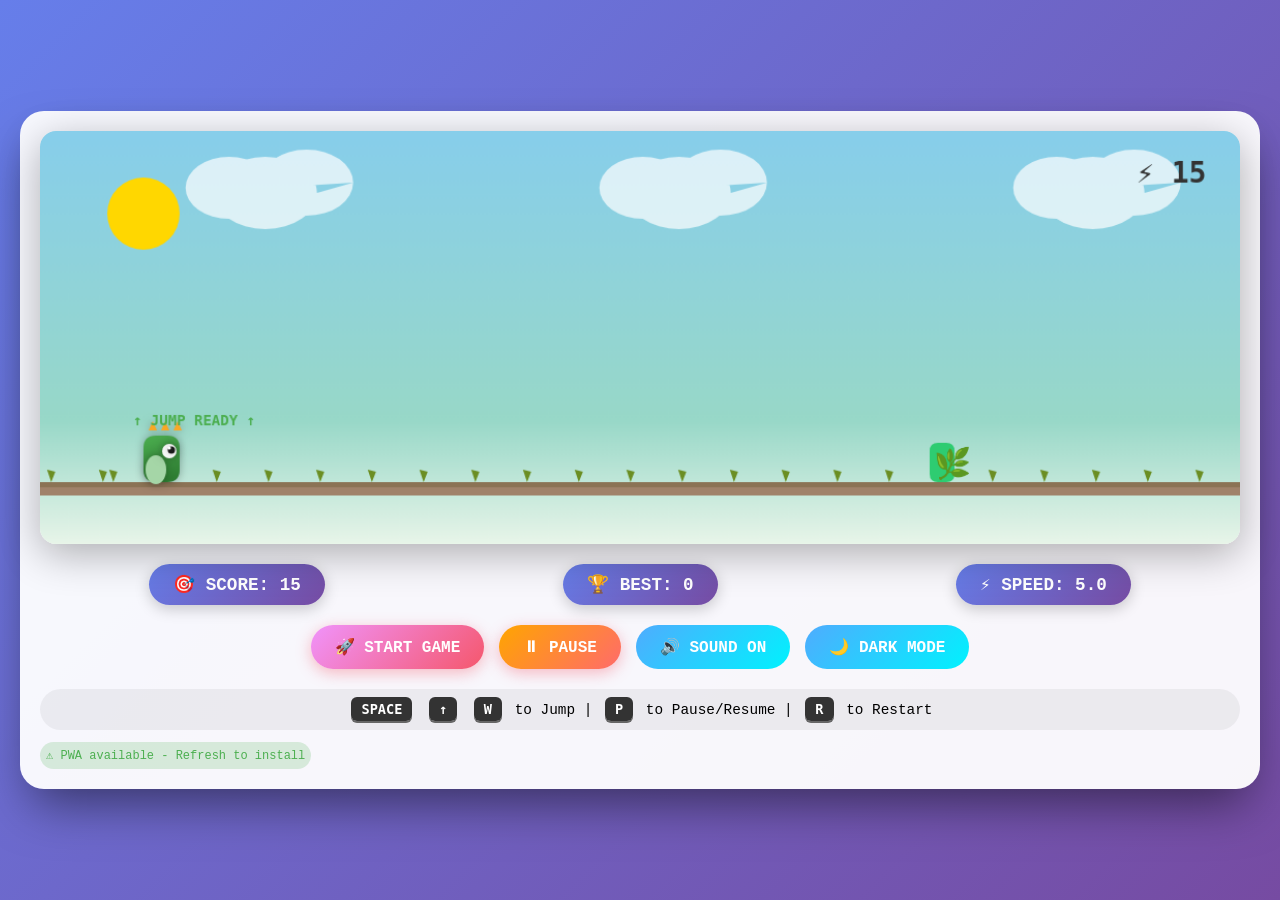
<file: index.html>
<!DOCTYPE html>
<html lang="en">
<head>
  <meta charset="UTF-8">
  <meta name="viewport" content="width=device-width, initial-scale=1.0, user-scalable=no, viewport-fit=cover">
  <meta name="description" content="ChiefData Offline Runner - Play anywhere, even without internet!">
  <meta name="theme-color" content="#4CAF50">
  <meta name="apple-mobile-web-app-capable" content="yes">
  <meta name="apple-mobile-web-app-status-bar-style" content="black-translucent">
  <meta name="apple-mobile-web-app-title" content="ChiefData Runner">
  
  <title>ChiefData Runner | Offline PWA Game</title>
  
  <!-- PWA Manifest -->
  <link rel="manifest" href="manifest.json">
  
  <!-- Icons for different platforms -->
  <link rel="icon" type="image/png" sizes="192x192" href="icon-192.png">
  <link rel="icon" type="image/png" sizes="512x512" href="icon-512.png">
  <link rel="apple-touch-icon" href="icon-192.png">
  
  <!-- CSS -->
  <link rel="stylesheet" href="style.css">
  
  <!-- Preconnect for faster loading -->
  <link rel="preconnect" href="https://fonts.googleapis.com">
  <link rel="preconnect" href="https://fonts.gstatic.com" crossorigin>
</head>
<body>
  <div id="app">
    <!-- Install PWA Prompt -->
    <div id="installPrompt" class="install-prompt" style="display: none;">
      <div class="install-content">
        <span>📱 Install App</span>
        <span>Play offline anytime!</span>
        <button id="installBtn" class="install-btn">📲 Install</button>
        <button id="closeInstallBtn" class="close-btn">✕</button>
      </div>
    </div>
    
    <div class="game-container">
      <canvas id="gameCanvas"></canvas>
      
      <!-- Pause Overlay -->
      <div id="pauseOverlay" class="pause-overlay" style="display: none;">
        <div class="pause-menu">
          <h2>⏸ GAME PAUSED</h2>
          <p>Press <kbd>P</kbd> or click RESUME to continue</p>
          <button id="resumeBtn" class="action-btn">▶ RESUME GAME</button>
          <button id="restartFromPauseBtn" class="action-btn secondary">🔄 RESTART</button>
        </div>
      </div>
    </div>
    
    <div class="game-ui">
      <div class="stats-panel">
        <div class="stat">🎯 SCORE: <span id="scoreValue">0</span></div>
        <div class="stat">🏆 BEST: <span id="bestScoreSpan">0</span></div>
        <div class="stat">⚡ SPEED: <span id="speedValue">0</span></div>
      </div>
      
      <div class="controls-panel">
        <button id="mainActionBtn" class="action-btn">🚀 START GAME</button>
        <button id="pauseBtn" class="action-btn pause-btn">⏸ PAUSE</button>
        <button id="soundToggle" class="sound-btn">🔊 SOUND ON</button>
        <button id="darkModeToggle" class="theme-btn">🌙 DARK MODE</button>
      </div>
      
      <div class="instructions">
        <kbd>SPACE</kbd> <kbd>↑</kbd> <kbd>W</kbd> to Jump | 
        <kbd>P</kbd> to Pause/Resume | 
        <kbd>R</kbd> to Restart
      </div>
      
      <div class="pwa-status">
        <span id="pwaStatus">⚡ PWA Ready - Install for offline play</span>
      </div>
    </div>
  </div>
  
  <script src="game.js"></script>
  <script>
    // Register Service Worker for PWA
    if ('serviceWorker' in navigator) {
      window.addEventListener('load', () => {
        navigator.serviceWorker.register('/sw.js').then(registration => {
          console.log('ServiceWorker registered successfully:', registration.scope);
          document.getElementById('pwaStatus').innerHTML = '✅ PWA Active - Works offline!';
          document.getElementById('pwaStatus').style.background = '#4CAF50';
        }).catch(error => {
          console.log('ServiceWorker registration failed:', error);
          document.getElementById('pwaStatus').innerHTML = '⚠️ PWA available - Refresh to install';
        });
      });
    }
    
    // PWA Install Prompt
    let deferredPrompt;
    window.addEventListener('beforeinstallprompt', (e) => {
      e.preventDefault();
      deferredPrompt = e;
      document.getElementById('installPrompt').style.display = 'flex';
    });
    
    document.getElementById('installBtn').addEventListener('click', async () => {
      if (deferredPrompt) {
        deferredPrompt.prompt();
        const { outcome } = await deferredPrompt.userChoice;
        console.log(`User response to the install prompt: ${outcome}`);
        deferredPrompt = null;
        document.getElementById('installPrompt').style.display = 'none';
      }
    });
    
    document.getElementById('closeInstallBtn').addEventListener('click', () => {
      document.getElementById('installPrompt').style.display = 'none';
    });
  </script>
</body>
</html>
</file>
<file: style.css>
* {
  margin: 0;
  padding: 0;
  box-sizing: border-box;
  user-select: none;
}

body {
  font-family: 'Segoe UI', 'Courier New', monospace;
  background: linear-gradient(135deg, #667eea 0%, #764ba2 100%);
  min-height: 100vh;
  height: 100vh;
  display: flex;
  align-items: center;
  justify-content: center;
  padding: 20px;
  transition: background 0.3s ease;
  overflow: hidden;
}

body.dark-mode {
  background: linear-gradient(135deg, #1a1a2e 0%, #16213e 100%);
}

#app {
  background: rgba(255, 255, 255, 0.95);
  border-radius: 24px;
  padding: 20px;
  box-shadow: 0 25px 50px -12px rgba(0, 0, 0, 0.5);
  transition: all 0.3s ease;
  width: 100%;
  max-width: 1400px;
  display: flex;
  flex-direction: column;
}

body.dark-mode #app {
  background: rgba(30, 30, 46, 0.95);
}

.game-container {
  position: relative;
  width: 100%;
  border-radius: 16px;
  overflow: hidden;
  box-shadow: 0 10px 40px rgba(0, 0, 0, 0.3);
}

canvas {
  display: block;
  width: 100%;
  height: auto;
  background: #f0f0f0;
  cursor: pointer;
}

body.dark-mode canvas {
  background: #2a2a3e;
}

/* Pause Overlay */
.pause-overlay {
  position: absolute;
  top: 0;
  left: 0;
  width: 100%;
  height: 100%;
  background: rgba(0, 0, 0, 0.85);
  backdrop-filter: blur(8px);
  display: flex;
  align-items: center;
  justify-content: center;
  z-index: 100;
  animation: fadeIn 0.3s ease;
}

@keyframes fadeIn {
  from { opacity: 0; }
  to { opacity: 1; }
}

.pause-menu {
  text-align: center;
  color: white;
  padding: 40px;
  background: rgba(0, 0, 0, 0.8);
  border-radius: 24px;
  border: 2px solid rgba(76, 175, 80, 0.5);
  min-width: 300px;
}

.pause-menu h2 {
  font-size: 2rem;
  margin-bottom: 15px;
  color: #ffd700;
}

.pause-menu p {
  margin-bottom: 25px;
  font-size: 1rem;
  opacity: 0.9;
}

.pause-menu kbd {
  background: #333;
  padding: 4px 10px;
  border-radius: 6px;
  font-size: 0.9rem;
  margin: 0 4px;
}

.game-ui {
  margin-top: 20px;
}

.stats-panel {
  display: flex;
  justify-content: space-around;
  gap: 20px;
  margin-bottom: 20px;
  flex-wrap: wrap;
}

.stat {
  background: linear-gradient(135deg, #667eea 0%, #764ba2 100%);
  color: white;
  padding: 10px 24px;
  border-radius: 40px;
  font-weight: bold;
  font-size: 1.1rem;
  box-shadow: 0 4px 15px rgba(0,0,0,0.2);
  white-space: nowrap;
}

body.dark-mode .stat {
  background: linear-gradient(135deg, #00b4db 0%, #0083b0 100%);
}

.controls-panel {
  display: flex;
  justify-content: center;
  gap: 15px;
  margin-bottom: 20px;
  flex-wrap: wrap;
}

button {
  padding: 12px 24px;
  font-size: 1rem;
  font-weight: bold;
  border: none;
  border-radius: 40px;
  cursor: pointer;
  transition: all 0.2s ease;
  font-family: inherit;
}

.action-btn {
  background: linear-gradient(135deg, #f093fb 0%, #f5576c 100%);
  color: white;
  box-shadow: 0 4px 15px rgba(245, 87, 108, 0.4);
}

.action-btn:hover {
  transform: translateY(-2px);
  box-shadow: 0 6px 20px rgba(245, 87, 108, 0.6);
}

.pause-btn {
  background: linear-gradient(135deg, #ffa500 0%, #ff6b6b 100%);
}

.sound-btn, .theme-btn {
  background: linear-gradient(135deg, #4facfe 0%, #00f2fe 100%);
  color: white;
}

.sound-btn:hover, .theme-btn:hover {
  transform: translateY(-2px);
  box-shadow: 0 6px 20px rgba(79, 172, 254, 0.4);
}

.instructions {
  text-align: center;
  padding: 12px;
  background: rgba(0,0,0,0.05);
  border-radius: 40px;
  font-size: 0.9rem;
}

body.dark-mode .instructions {
  background: rgba(255,255,255,0.1);
  color: #ccc;
}

kbd {
  background: #333;
  color: white;
  padding: 4px 10px;
  border-radius: 6px;
  font-family: monospace;
  font-weight: bold;
  margin: 0 4px;
  box-shadow: 0 2px 0 #666;
  font-size: 0.85rem;
}

@keyframes shake {
  0%, 100% { transform: translateX(0); }
  25% { transform: translateX(-5px); }
  75% { transform: translateX(5px); }
}

.shake {
  animation: shake 0.3s ease;
}

/* Responsive adjustments */
@media (max-width: 768px) {
  body {
    padding: 10px;
  }
  
  #app {
    padding: 12px;
  }
  
  .stat {
    padding: 6px 14px;
    font-size: 0.85rem;
    white-space: nowrap;
  }
  
  button {
    padding: 8px 16px;
    font-size: 0.85rem;
  }
  
  .instructions {
    font-size: 0.75rem;
    padding: 8px;
  }
  
  kbd {
    padding: 2px 6px;
    font-size: 0.7rem;
  }
  
  .pause-menu {
    padding: 20px;
    min-width: 250px;
  }
  
  .pause-menu h2 {
    font-size: 1.5rem;
  }
}

@media (max-width: 600px) {
  .stats-panel {
    gap: 8px;
  }
  
  .stat {
    padding: 4px 10px;
    font-size: 0.75rem;
  }
  
  .controls-panel {
    gap: 8px;
  }
  
  button {
    padding: 6px 12px;
    font-size: 0.75rem;
  }
}

@media (max-width: 480px) {
  .stat {
    font-size: 0.7rem;
  }
  
  .stat span {
    font-size: 0.7rem;
  }
}

/* Fullscreen support */
:-webkit-full-screen #app {
  border-radius: 0;
  padding: 20px;
  height: 100vh;
}

:-webkit-full-screen .game-container {
  flex: 1;
}

/* Custom scrollbar (just in case) */
::-webkit-scrollbar {
  width: 8px;
  height: 8px;
}

::-webkit-scrollbar-track {
  background: #f1f1f1;
  border-radius: 4px;
}

::-webkit-scrollbar-thumb {
  background: #888;
  border-radius: 4px;
}

::-webkit-scrollbar-thumb:hover {
  background: #555;
}

/* PWA Install Prompt */
.install-prompt {
  position: fixed;
  top: 0;
  left: 0;
  right: 0;
  z-index: 10000;
  background: linear-gradient(135deg, #667eea 0%, #764ba2 100%);
  color: white;
  padding: 12px 20px;
  animation: slideDown 0.3s ease;
  box-shadow: 0 4px 15px rgba(0,0,0,0.2);
}

@keyframes slideDown {
  from {
    transform: translateY(-100%);
  }
  to {
    transform: translateY(0);
  }
}

.install-content {
  display: flex;
  align-items: center;
  justify-content: space-between;
  flex-wrap: wrap;
  gap: 12px;
  max-width: 1200px;
  margin: 0 auto;
}

.install-content span:first-child {
  font-weight: bold;
  font-size: 1.1rem;
}

.install-content span:nth-child(2) {
  font-size: 0.9rem;
  opacity: 0.9;
  flex: 1;
}

.install-btn {
  background: white;
  color: #667eea;
  border: none;
  padding: 8px 20px;
  border-radius: 40px;
  font-weight: bold;
  cursor: pointer;
  transition: transform 0.2s;
}

.install-btn:hover {
  transform: scale(1.05);
}

.close-btn {
  background: rgba(255,255,255,0.2);
  color: white;
  border: none;
  width: 30px;
  height: 30px;
  border-radius: 50%;
  cursor: pointer;
  font-size: 18px;
  transition: background 0.2s;
}

.close-btn:hover {
  background: rgba(255,255,255,0.3);
}

.pwa-status {
  text-align: center;
  margin-top: 12px;
  padding: 6px;
  border-radius: 20px;
  font-size: 0.75rem;
  background: rgba(76, 175, 80, 0.2);
  color: #4CAF50;
  display: inline-block;
  width: auto;
  margin-left: auto;
  margin-right: auto;
}

/* Offline indicator */
.offline-badge {
  position: fixed;
  bottom: 10px;
  right: 10px;
  background: #ff9800;
  color: white;
  padding: 4px 12px;
  border-radius: 20px;
  font-size: 0.7rem;
  z-index: 1000;
}

/* Better mobile touch targets */
@media (max-width: 768px) {
  button, .action-btn, .sound-btn, .theme-btn {
    min-height: 44px;
    min-width: 44px;
  }
  
  .install-content {
    justify-content: center;
    text-align: center;
  }
}
</file>
